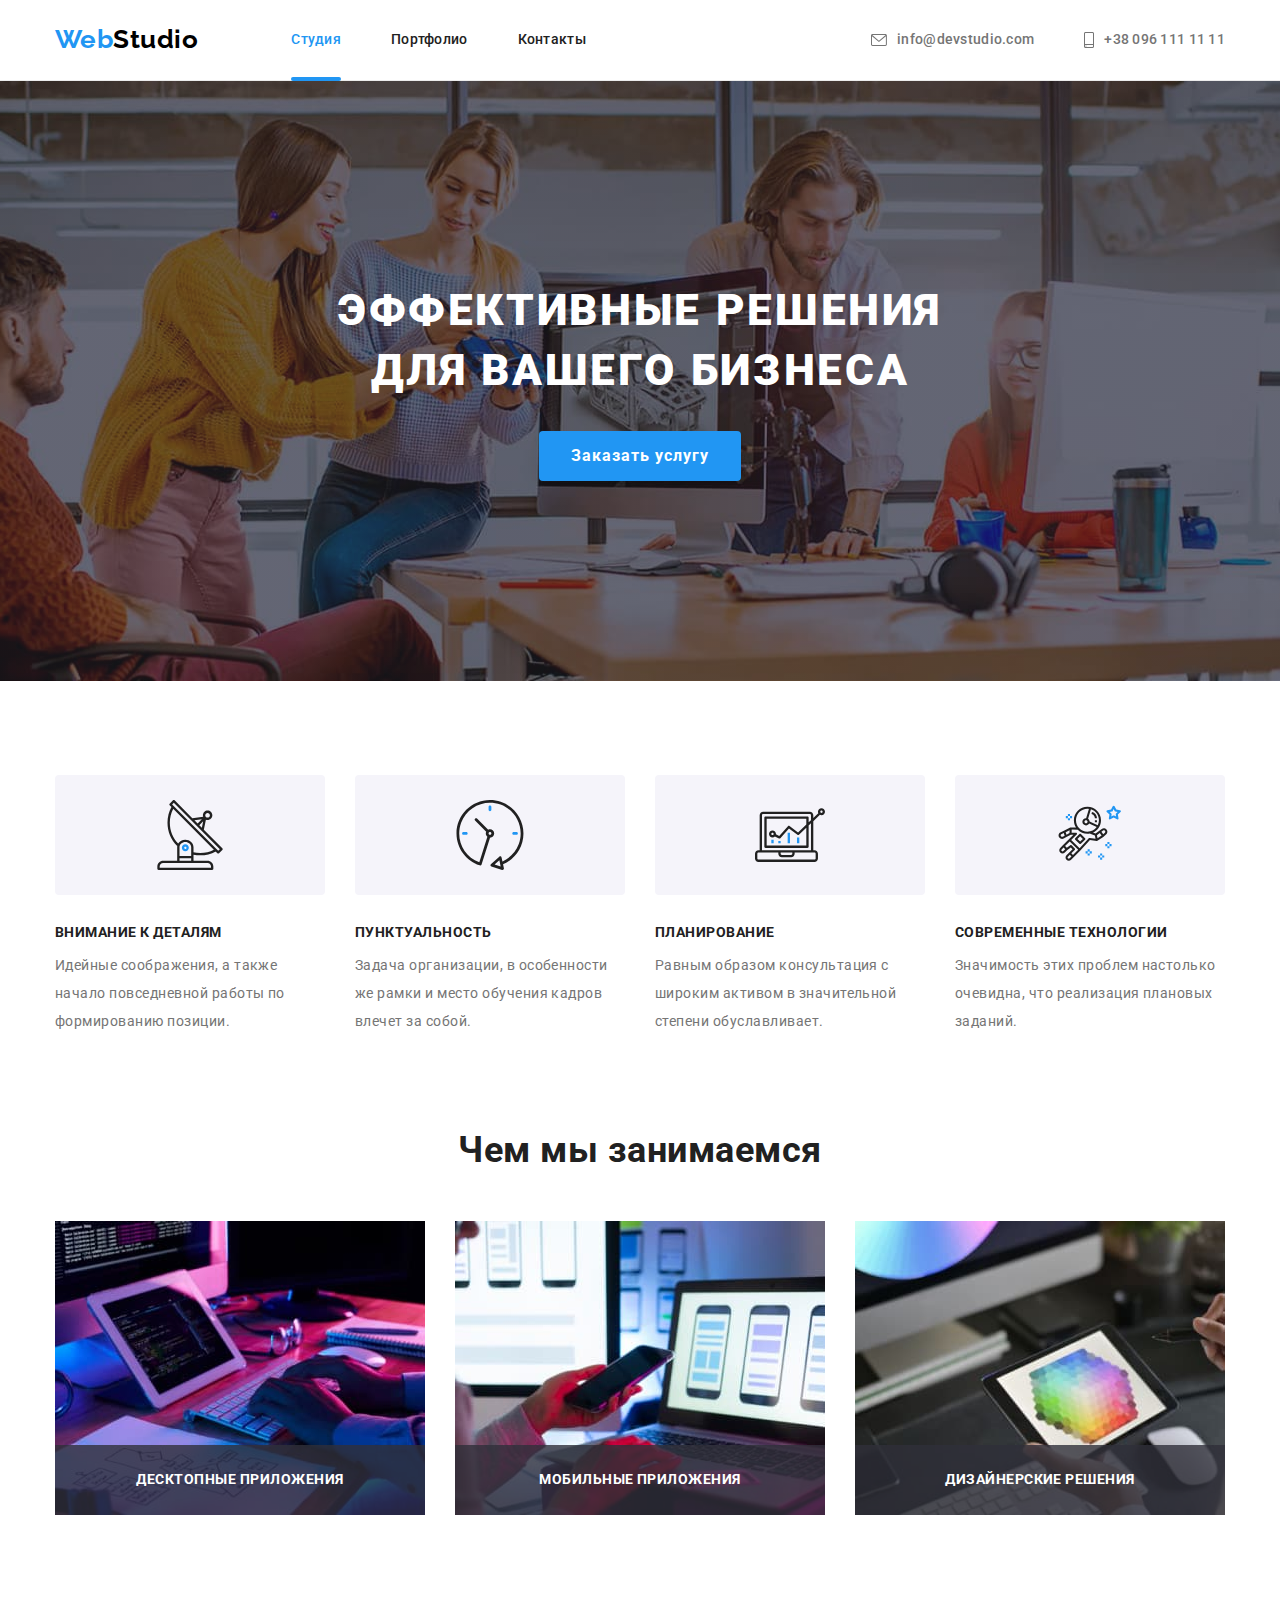
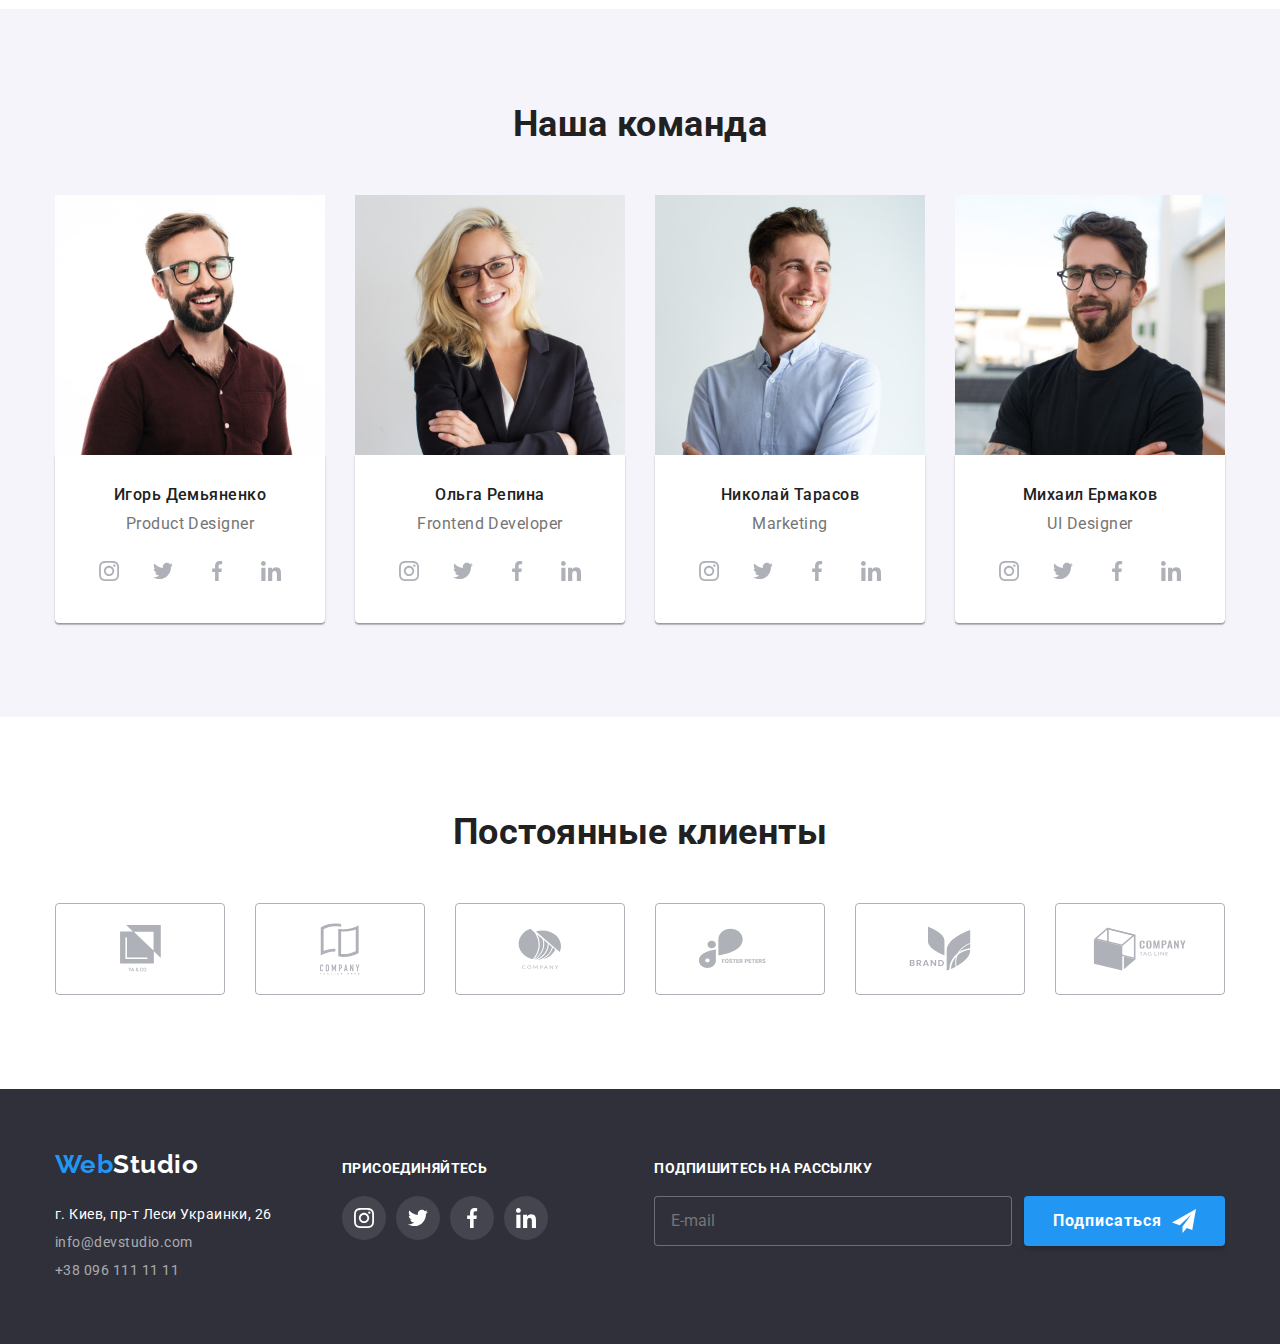
<file: index.html>
<!DOCTYPE html>
<html lang="ru">
  <head>
    <meta charset="UTF-8" />
    <meta http-equiv="X-UA-Compatible" content="IE=edge" />
    <meta name="viewport" content="width=device-width, initial-scale=1.0" />
    <title>Document</title>
    <link
      href="https://fonts.googleapis.com/css2?family=Raleway:wght@700&family=Roboto:wght@400;500;700;900&display=swap"
      rel="stylesheet"
    />
    <link rel="stylesheet" href="./css/modern-normalize.css" />
    <link rel="stylesheet" href="./css/styles.css" />
  </head>

  <body>
    <header class="header">
      <div class="container">
        <nav class="nav">
          <a href="./index.html  " class="logo"> Web<span class="logo-accent">Studio</span></a>
          <ul class="site-nav list">
            <li class="item"><a href="" class="link active">Студия</a></li>
            <li class="item"><a href="./portfolio.html" class="link">Портфолио</a></li>
            <li class="item"><a href="" class="link">Контакты</a></li>
          </ul>
        </nav>
        <ul class="auth-nav list">
          <li class="item">
            <a href="mailto:info@devstudio.com" class="link">
              <svg class="icon" width="16" height="12">
                <use href="./images/icons.svg#icon-envelope"></use>
              </svg>
              info@devstudio.com
            </a>
          </li>
          <li class="item">
            <a href="tel:+380961111111" class="link">
              <svg class="icon" width="10" height="16">
                <use href="./images/icons.svg#icon-smartphone"></use>
              </svg>
              +38 096 111 11 11
            </a>
          </li>
        </ul>
      </div>
    </header>

    <main>
      <section class="hero section">
        <div class="container">
          <h1 class="title">
            Эффективные решения<br />
            для вашего бизнеса
          </h1>
          <button type="button" class="button" data-modal-open>Заказать услугу</button>
        </div>
      </section>

      <section class="section features">
        <div class="container">
          <!-- <h2>Особенности</h2> -->
          <ul class="list">
            <li class="item">
              <div class="icon-cont">
                <svg class="icon" width="70" height="70">
                  <use href="./images/icons.svg#icon-antenna"></use>
                </svg>
              </div>
              <h3 class="title">Внимание к деталям</h3>
              <p class="text">
                Идейные соображения, а также начало повседневной работы по формированию позиции.
              </p>
            </li>

            <li class="item">
              <div class="icon-cont">
                <svg class="icon" width="70" height="70">
                  <use href="./images/icons.svg#icon-clock"></use>
                </svg>
              </div>
              <h3 class="title">Пунктуальность</h3>
              <p class="text">
                Задача организации, в особенности же рамки и место обучения кадров влечет за собой.
              </p>
            </li>

            <li class="item">
              <div class="icon-cont">
                <svg class="icon" width="70" height="70">
                  <use href="./images/icons.svg#icon-diagram"></use>
                </svg>
              </div>
              <h3 class="title">Планирование</h3>
              <p class="text">
                Равным образом консультация с широким активом в значительной степени обуславливает.
              </p>
            </li>

            <li class="item">
              <div class="icon-cont">
                <svg class="icon" width="70" height="70">
                  <use href="./images/icons.svg#icon-astronaut"></use>
                </svg>
              </div>
              <h3 class="title">Современные технологии</h3>
              <p class="text">
                Значимость этих проблем настолько очевидна, что реализация плановых заданий.
              </p>
            </li>
          </ul>
        </div>
      </section>

      <section class="section calling">
        <div class="container">
          <h2 class="section-title">Чем мы занимаемся</h2>
          <ul class="list">
            <li class="item">
              <div class="card-thumb">
                <img
                  class="img-card"
                  src="./images/box1.jpg"
                  alt="десктопные приложения"
                  width="370"
                  height="294"
                />
                <div class="content">
                  <h3 class="title">десктопные приложения</h3>
                </div>
              </div>
            </li>

            <li class="item">
              <div class="card-thumb">
                <img
                  class="img-card"
                  src="./images/box2.jpg"
                  alt="мобильные приложения"
                  width="370"
                  height="294"
                />
                <div class="content">
                  <h3 class="title">мобильные приложения</h3>
                </div>
              </div>
            </li>

            <li class="item">
              <div class="card-thumb">
                <img
                  class="img-card"
                  src="./images/box3.jpg"
                  alt="дизайнерские решения"
                  width="370"
                  height="294"
                />
                <div class="content">
                  <h3 class="title">дизайнерские решения</h3>
                </div>
              </div>
            </li>
          </ul>
        </div>
      </section>

      <section class="section team">
        <div class="container">
          <h2 class="section-title">Наша команда</h2>
          <ul class="list">
            <li class="item card">
              <div class="card-thumb">
                <img
                  class="img-card"
                  src="./images/igor_demianenko.jpg"
                  alt="Игорь Демьяненко"
                  width="270"
                  height="260"
                />
              </div>
              <div class="card-content">
                <h3 class="title">Игорь Демьяненко</h3>
                <p lang="en" class="text">Product Designer</p>
                <ul class="list icons network">
                  <li class="item">
                    <a href="" class="link">
                      <svg class="icon" width="20" height="20">
                        <use href="./images/icons.svg#icon-instagram"></use>
                      </svg>
                    </a>
                  </li>
                  <li class="item">
                    <a href="" class="link">
                      <svg class="icon" width="20" height="20">
                        <use href="./images/icons.svg#icon-twitter"></use>
                      </svg>
                    </a>
                  </li>
                  <li class="item">
                    <a href="" class="link">
                      <svg class="icon" width="20" height="20">
                        <use href="./images/icons.svg#icon-facebook"></use>
                      </svg>
                    </a>
                  </li>
                  <li class="item">
                    <a href="" class="link">
                      <svg class="icon" width="20" height="20">
                        <use href="./images/icons.svg#icon-linkedin"></use>
                      </svg>
                    </a>
                  </li>
                </ul>
              </div>
            </li>

            <li class="item card">
              <div class="card-thumb">
                <img
                  class="img-card"
                  src="./images/olga_repina.jpg"
                  alt="Ольга Репина"
                  width="270"
                  height="260"
                />
              </div>
              <div class="card-content">
                <h3 class="title">Ольга Репина</h3>
                <p lang="en" class="text">Frontend Developer</p>
                <ul class="list icons">
                  <li class="item">
                    <a href="" class="link">
                      <svg class="icon" width="20" height="20">
                        <use href="./images/icons.svg#icon-instagram"></use>
                      </svg>
                    </a>
                  </li>
                  <li class="item">
                    <a href="" class="link">
                      <svg class="icon" width="20" height="20">
                        <use href="./images/icons.svg#icon-twitter"></use>
                      </svg>
                    </a>
                  </li>
                  <li class="item">
                    <a href="" class="link">
                      <svg class="icon" width="20" height="20">
                        <use href="./images/icons.svg#icon-facebook"></use>
                      </svg>
                    </a>
                  </li>
                  <li class="item">
                    <a href="" class="link">
                      <svg class="icon" width="20" height="20">
                        <use href="./images/icons.svg#icon-linkedin"></use>
                      </svg>
                    </a>
                  </li>
                </ul>
              </div>
            </li>

            <li class="item card">
              <div class="card-thumb">
                <img
                  class="img-card"
                  src="./images/nikolay_taracov.jpg"
                  alt="Николай Тарасов"
                  width="270"
                  height="260"
                />
              </div>
              <div class="card-content">
                <h3 class="title">Николай Тарасов</h3>
                <p lang="en" class="text">Marketing</p>
                <ul class="list icons">
                  <li class="item">
                    <a href="" class="link">
                      <svg class="icon" width="20" height="20">
                        <use href="./images/icons.svg#icon-instagram"></use>
                      </svg>
                    </a>
                  </li>
                  <li class="item">
                    <a href="" class="link">
                      <svg class="icon" width="20" height="20">
                        <use href="./images/icons.svg#icon-twitter"></use>
                      </svg>
                    </a>
                  </li>
                  <li class="item">
                    <a href="" class="link">
                      <svg class="icon" width="20" height="20">
                        <use href="./images/icons.svg#icon-facebook"></use>
                      </svg>
                    </a>
                  </li>
                  <li class="item">
                    <a href="" class="link">
                      <svg class="icon" width="20" height="20">
                        <use href="./images/icons.svg#icon-linkedin"></use>
                      </svg>
                    </a>
                  </li>
                </ul>
              </div>
            </li>

            <li class="item card">
              <div class="card-thumb">
                <img
                  class="img-card"
                  src="./images/mihail_ermakov.jpg"
                  alt="Михаил Ермаков"
                  width="270"
                  height="260"
                />
              </div>
              <div class="card-content">
                <h3 class="title">Михаил Ермаков</h3>
                <p lang="en" class="text">UI Designer</p>
                <ul class="list icons">
                  <li class="item">
                    <a href="" class="link">
                      <svg class="icon" width="20" height="20">
                        <use href="./images/icons.svg#icon-instagram"></use>
                      </svg>
                    </a>
                  </li>
                  <li class="item">
                    <a href="" class="link">
                      <svg class="icon" width="20" height="20">
                        <use href="./images/icons.svg#icon-twitter"></use>
                      </svg>
                    </a>
                  </li>
                  <li class="item">
                    <a href="" class="link">
                      <svg class="icon" width="20" height="20">
                        <use href="./images/icons.svg#icon-facebook"></use>
                      </svg>
                    </a>
                  </li>
                  <li class="item">
                    <a href="" class="link">
                      <svg class="icon" width="20" height="20">
                        <use href="./images/icons.svg#icon-linkedin"></use>
                      </svg>
                    </a>
                  </li>
                </ul>
              </div>
            </li>
          </ul>
        </div>
      </section>

      <section class="section clients">
        <div class="container">
          <h2 class="section-title">Постоянные клиенты</h2>
          <ul class="list">
            <li class="item">
              <a href="" class="link">
                <svg class="icon" width="41" height="46.7">
                  <use href="./images/icons.svg#icon-client1"></use>
                </svg>
              </a>
            </li>
            <li class="item">
              <a href="" class="link">
                <svg class="icon" width="40" height="52">
                  <use href="./images/icons.svg#icon-client2"></use>
                </svg>
              </a>
            </li>
            <li class="item">
              <a href="" class="link">
                <svg class="icon" width="43.46" height="41.18">
                  <use href="./images/icons.svg#icon-client3"></use>
                </svg>
              </a>
            </li>
            <li class="item">
              <a href="" class="link">
                <svg class="icon" width="84.44" height="40.62">
                  <use href="./images/icons.svg#icon-client4"></use>
                </svg>
              </a>
            </li>
            <li class="item">
              <a href="" class="link">
                <svg class="icon" width="62.54" height="45.43">
                  <use href="./images/icons.svg#icon-client5"></use>
                </svg>
              </a>
            </li>
            <li class="item">
              <a href="" class="link">
                <svg class="icon" width="93.79" height="43.93">
                  <use href="./images/icons.svg#icon-client6"></use>
                </svg>
              </a>
            </li>
          </ul>
        </div>
      </section>
    </main>

    <footer class="footer">
      <div class="container">
        <div>
          <a href="/index.html" class="logo">Web<span class="logo-accent">Studio</span></a>
          <address>
            <p class="superscription">г. Киев, пр-т Леси Украинки, 26</p>
            <ul class="list">
              <li>
                <a href="mailto:info@devstudio.com" class="footer-mail">info@devstudio.com</a>
              </li>
              <li><a href="tel:+380961111111" class="footer-tel">+38 096 111 11 11</a></li>
            </ul>
          </address>
        </div>
        <div class="appeal">
          <h3 class="title">присоединяйтесь</h3>
          <ul class="list icons">
            <li class="item">
              <a href="" class="link">
                <svg class="icon" width="20" height="20">
                  <use href="./images/icons.svg#icon-instagram"></use>
                </svg>
              </a>
            </li>
            <li class="item">
              <a href="" class="link">
                <svg class="icon" width="20" height="20">
                  <use href="./images/icons.svg#icon-twitter"></use>
                </svg>
              </a>
            </li>
            <li class="item">
              <a href="" class="link">
                <svg class="icon" width="20" height="20">
                  <use href="./images/icons.svg#icon-facebook"></use>
                </svg>
              </a>
            </li>
            <li class="item">
              <a href="" class="link">
                <svg class="icon" width="20" height="20">
                  <use href="./images/icons.svg#icon-linkedin"></use>
                </svg>
              </a>
            </li>
          </ul>
        </div>

        <form class="footer-form">
          <h3 class="title">Подпишитесь на рассылку</h3>
          <div class="wrapper">
            <label>
              <input type="email" name="email" placeholder="E-mail" class="email" required />
            </label>

            <button class="footer-form-button" type="submit">
              Подписаться
              <svg class="icon" width="24" height="24">
                <use href="./images/icons.svg#icon-telegram"></use>
              </svg>
            </button>
          </div>
        </form>
      </div>
    </footer>

    <div class="backdrop is-hidden" data-modal>
      <div class="modal">
        <button class="button" data-modal-close>
          <svg class="icon" width="11" height="11">
            <use href="./images/icons.svg#icon-madal_close"></use>
          </svg>
        </button>

        <form class="modal-form js-speaker-form">
          <b class="title">Оставьте свои данные, мы вам перезвоним</b>

          <label for="user-name" class="modal-form-field"> Имя</label>
          <div class="modal-form-field-wrap">
            <input type="text" name="user-name" id="user-name" class="modal-form-input" required />
            <svg class="modal-form-icon" width="12" height="12">
              <use href="./images/icons.svg#icon-name"></use>
            </svg>
          </div>

          <label for="user-tel" class="modal-form-field">Телефон</label>
          <div class="modal-form-field-wrap">
            <input type="tel" name="user-tel" id="user-tel" class="modal-form-input" required />
            <svg class="modal-form-icon" width="12" height="12">
              <use href="./images/icons.svg#icon-tel"></use>
            </svg>
          </div>

          <label for="user-email" class="modal-form-field">Почта</label>
          <div class="modal-form-field-wrap">
            <input
              type="email"
              name="user-email"
              id="user-email"
              class="modal-form-input"
              required
            />
            <svg class="modal-form-icon" width="12" height="12">
              <use href="./images/icons.svg#icon-mail"></use>
            </svg>
          </div>

          <label class="modal-form-textarea"
            >Комментарий
            <textarea
              class="modal-form-coment"
              name="coment"
              placeholder="Введите текст"
            ></textarea>
          </label>

          <label class="modal-chack-policy">
            <input type="checkbox" name="policy" id="policy" required class="checkbox" />
            <span class="checkbox-icon"></span>
            Соглашаюсь с рассылкой и принимаю &#8239;
            <a href="" class="modal-policy-link">Условия договора</a></label
          >

          <button class="modal-form-button" type="submit">Отправить</button>
        </form>
      </div>
    </div>

    <script src="./js/modal.js"></script>
    <script>
      (() => {
        document.querySelector('.js-speaker-form').addEventListener('submit', e => {
          e.preventDefault();

          new FormData(e.currentTarget).forEach((value, name) => console.log(`${name}: ${value}`));

          e.currentTarget.reset();
        });
      })();
    </script>
  </body>
</html>
</file>
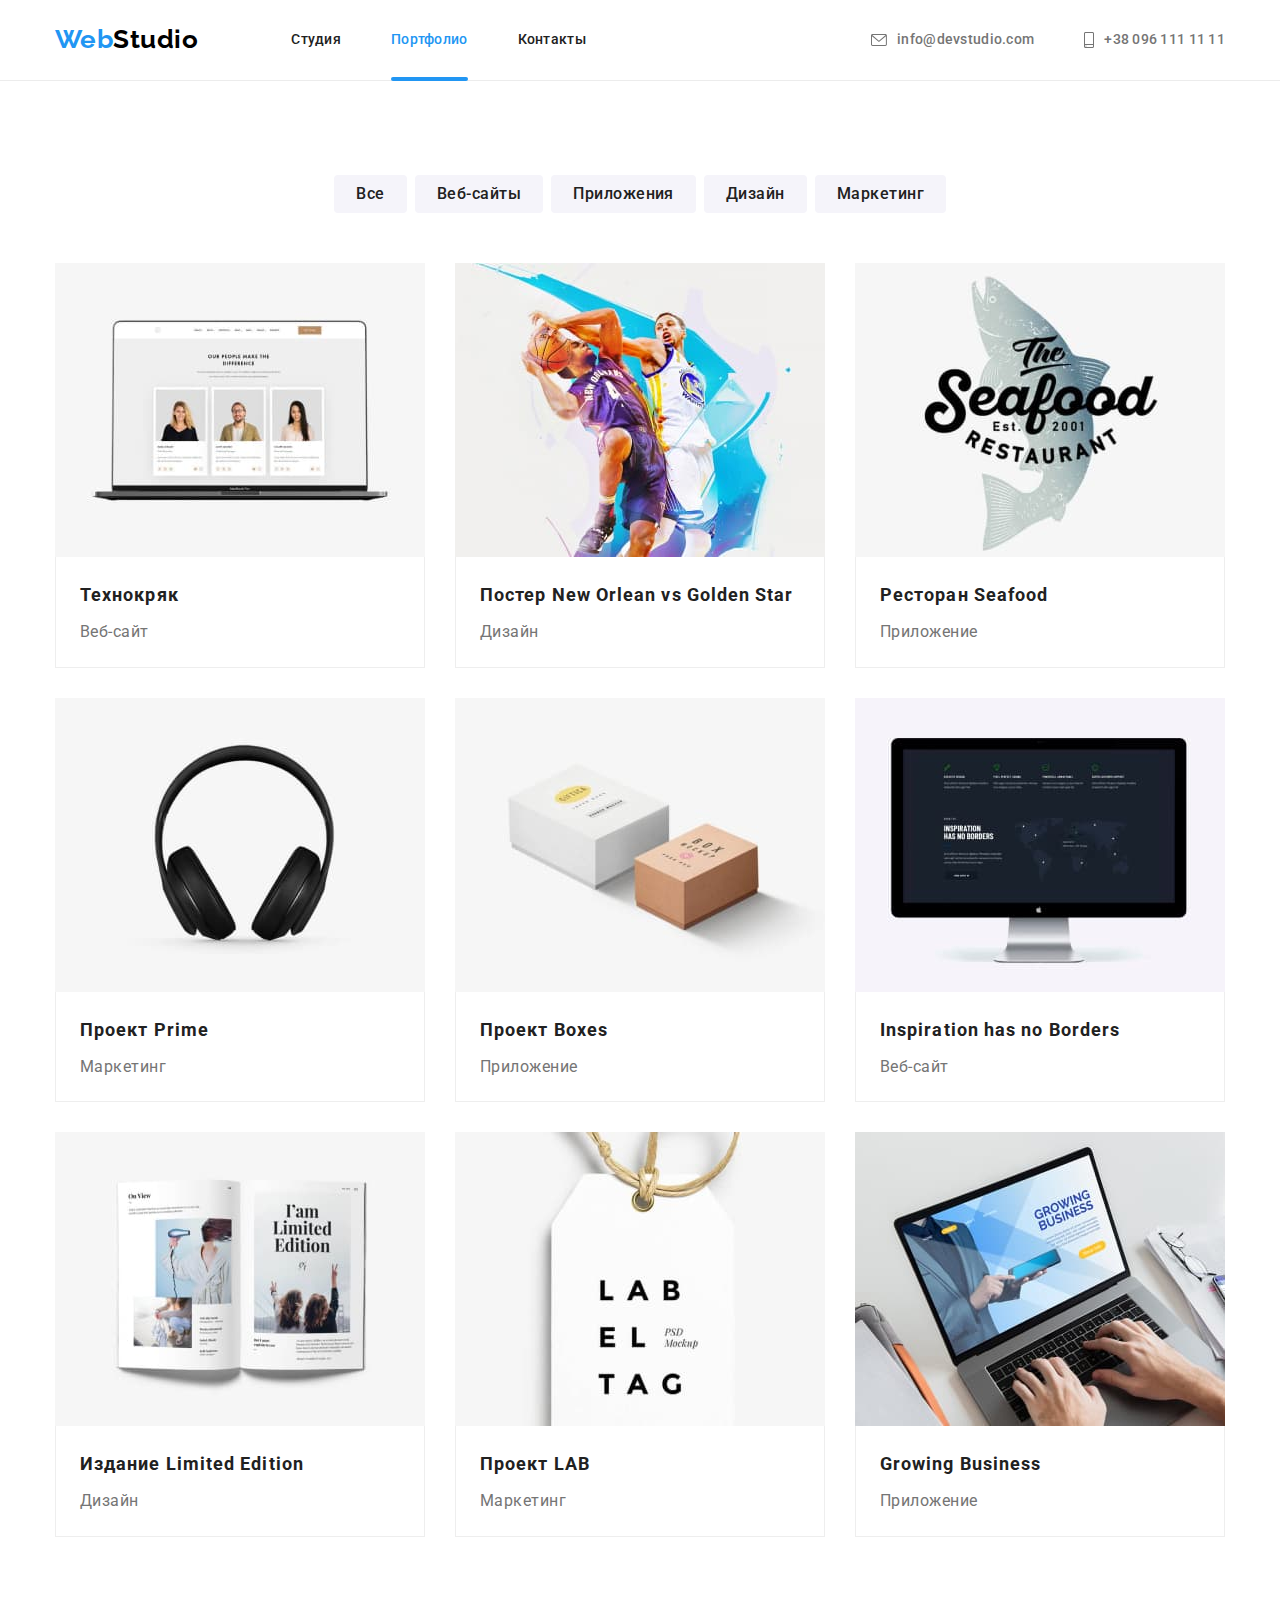
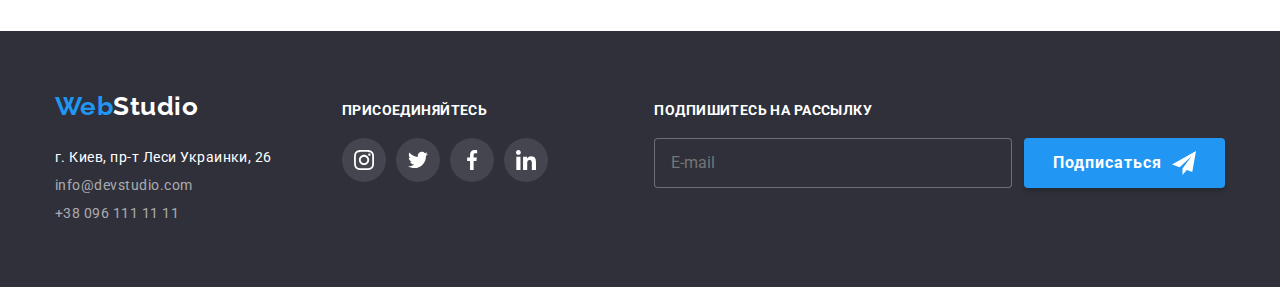
<file: portfolio.html>
<!DOCTYPE html>
<html lang="ru">
  <head>
    <meta charset="UTF-8" />
    <meta http-equiv="X-UA-Compatible" content="IE=edge" />
    <meta name="viewport" content="width=device-width, initial-scale=1.0" />
    <title>Document</title>
    <link
      href="https://fonts.googleapis.com/css2?family=Raleway:wght@700&family=Roboto:wght@400;500;700;900&display=swap"
      rel="stylesheet"
    />
    <link rel="stylesheet" href="./css/modern-normalize.css" />
    <link rel="stylesheet" href="./css/styles.css" />
  </head>
  <body>
    <header class="header">
      <div class="container">
        <nav class="nav">
          <a href="./index.html  " class="logo"> Web<span class="logo-accent">Studio</span></a>
          <ul class="site-nav list">
            <li class="item"><a href="./index.html" class="link">Студия</a></li>
            <li class="item"><a href="./portfolio.html" class="link active">Портфолио</a></li>
            <li class="item"><a href="" class="link">Контакты</a></li>
          </ul>
        </nav>
        <ul class="auth-nav list">
          <li class="item">
            <a href="mailto:info@devstudio.com" class="link">
              <svg class="icon" width="16" height="12">
                <use href="./images/icons.svg#icon-envelope"></use>
              </svg>
              info@devstudio.com
            </a>
          </li>
          <li class="item">
            <a href="tel:+380961111111" class="link">
              <svg class="icon" width="10" height="16">
                <use href="./images/icons.svg#icon-smartphone"></use>
              </svg>
              +38 096 111 11 11
            </a>
          </li>
        </ul>
      </div>
    </header>
    <main>
      <section class="section portfolio">
        <div class="container">
          <!-- <h1 class="section-title">Портфолио</h1> -->
          <ul class="list-works list">
            <li class="item"><button type="button" class="button">Все</button></li>
            <li class="item"><button type="button" class="button">Веб-сайты</button></li>
            <li class="item"><button type="button" class="button">Приложения</button></li>
            <li class="item"><button type="button" class="button">Дизайн</button></li>
            <li class="item"><button type="button" class="button">Маркетинг</button></li>
          </ul>

          <ul class="example-list list">
            <li class="item">
              <a href="" class="link card"
                ><div class="card-thumb">
                  <img class="img-card" src="./images/img1.jpg" alt="технокряк" />
                  <div class="content-hidden">
                    <p class="text-hidden">
                      Технокряк это современная площадка распространения коронавируса. Компании
                      используют эту платформу для цифрового шпионажа и атак на защищённые сервера
                      конкурентов.
                    </p>
                  </div>
                </div>
                <div class="card-content">
                  <h2 class="title">Технокряк</h2>
                  <p class="text">Веб-сайт</p>
                </div></a
              >
            </li>

            <li class="item">
              <a href="" class="link"
                ><div class="card-thumb">
                  <img
                    class="img-card"
                    src="./images/img2.jpg"
                    alt="постер New Orlean vs Golden Star"
                  />
                  <div class="content-hidden">
                    <p class="text-hidden">
                      Технокряк это современная площадка распространения коронавируса. Компании
                      используют эту платформу для цифрового шпионажа и атак на защищённые сервера
                      конкурентов.
                    </p>
                  </div>
                </div>
                <div class="card-content">
                  <h2 class="title">Постер New Orlean vs Golden Star</h2>
                  <p class="text">Дизайн</p>
                </div></a
              >
            </li>

            <li class="item">
              <a href="" class="link"
                ><div class="card-thumb">
                  <img class="img-card" src="./images/img3.jpg" alt="ресторан Seafood" />
                  <div class="content-hidden">
                    <p class="text-hidden">
                      Технокряк это современная площадка распространения коронавируса. Компании
                      используют эту платформу для цифрового шпионажа и атак на защищённые сервера
                      конкурентов.
                    </p>
                  </div>
                </div>
                <div class="card-content">
                  <h2 class="title">Ресторан Seafood</h2>
                  <p class="text">Приложение</p>
                </div></a
              >
            </li>

            <li class="item">
              <a href="" class="link"
                ><div class="card-thumb">
                  <img class="img-card" src="./images/img4.jpg" alt="проект Prime" />
                  <div class="content-hidden">
                    <p class="text-hidden">
                      Технокряк это современная площадка распространения коронавируса. Компании
                      используют эту платформу для цифрового шпионажа и атак на защищённые сервера
                      конкурентов.
                    </p>
                  </div>
                </div>
                <div class="card-content">
                  <h2 class="title">Проект Prime</h2>
                  <p class="text">Маркетинг</p>
                </div></a
              >
            </li>

            <li class="item">
              <a href="" class="link">
                <div class="card-thumb">
                  <img class="img-card" src="./images/img5.jpg" alt="проект Boxes" />
                  <div class="content-hidden">
                    <p class="text-hidden">
                      Технокряк это современная площадка распространения коронавируса. Компании
                      используют эту платформу для цифрового шпионажа и атак на защищённые сервера
                      конкурентов.
                    </p>
                  </div>
                </div>
                <div class="card-content">
                  <h2 class="title">Проект Boxes</h2>
                  <p class="text">Приложение</p>
                </div></a
              >
            </li>

            <li class="item">
              <a href="" class="link"
                ><div class="card-thumb">
                  <img class="img-card" src="./images/img6.jpg" alt="inspiration has no Borders" />
                  <div class="content-hidden">
                    <p class="text-hidden">
                      Технокряк это современная площадка распространения коронавируса. Компании
                      используют эту платформу для цифрового шпионажа и атак на защищённые сервера
                      конкурентов.
                    </p>
                  </div>
                </div>
                <div class="card-content">
                  <h2 class="title">Inspiration has no Borders</h2>
                  <p class="text">Веб-сайт</p>
                </div></a
              >
            </li>

            <li class="item">
              <a href="" class="link"
                ><div class="card-thumb">
                  <img class="img-card" src="./images/img7.jpg" alt="издание Limited Edition" />
                  <div class="content-hidden">
                    <p class="text-hidden">
                      Технокряк это современная площадка распространения коронавируса. Компании
                      используют эту платформу для цифрового шпионажа и атак на защищённые сервера
                      конкурентов.
                    </p>
                  </div>
                </div>
                <div class="card-content">
                  <h2 class="title">Издание Limited Edition</h2>
                  <p class="text">Дизайн</p>
                </div></a
              >
            </li>

            <li class="item">
              <a href="" class="link"
                ><div class="card-thumb">
                  <img class="img-card" src="./images/img8.jpg" alt="проект LAB" />
                  <div class="content-hidden">
                    <p class="text-hidden">
                      Технокряк это современная площадка распространения коронавируса. Компании
                      используют эту платформу для цифрового шпионажа и атак на защищённые сервера
                      конкурентов.
                    </p>
                  </div>
                </div>
                <div class="card-content">
                  <h2 class="title">Проект LAB</h2>
                  <p class="text">Маркетинг</p>
                </div>
              </a>
            </li>

            <li class="item">
              <a href="" class="link"
                ><div class="card-thumb">
                  <img class="img-card" src="./images/img9.jpg" alt="growing Business" />
                  <div class="content-hidden">
                    <p class="text-hidden">
                      Технокряк это современная площадка распространения коронавируса. Компании
                      используют эту платформу для цифрового шпионажа и атак на защищённые сервера
                      конкурентов.
                    </p>
                  </div>
                </div>
                <div class="card-content">
                  <h2 class="title">Growing Business</h2>
                  <p class="text">Приложение</p>
                </div></a
              >
            </li>
          </ul>
        </div>
      </section>
    </main>
    <footer class="footer">
      <div class="container">
        <div>
          <a href="/index.html" class="logo">Web<span class="logo-accent">Studio</span></a>
          <address>
            <p class="superscription">г. Киев, пр-т Леси Украинки, 26</p>
            <ul class="list">
              <li>
                <a href="mailto:info@devstudio.com" class="footer-mail">info@devstudio.com</a>
              </li>
              <li><a href="tel:+380961111111" class="footer-tel">+38 096 111 11 11</a></li>
            </ul>
          </address>
        </div>
        <div class="appeal">
          <h3 class="title">присоединяйтесь</h3>
          <ul class="list icons">
            <li class="item">
              <a href="" class="link">
                <svg class="icon" width="20" height="20">
                  <use href="./images/icons.svg#icon-instagram"></use>
                </svg>
              </a>
            </li>
            <li class="item">
              <a href="" class="link">
                <svg class="icon" width="20" height="20">
                  <use href="./images/icons.svg#icon-twitter"></use>
                </svg>
              </a>
            </li>
            <li class="item">
              <a href="" class="link">
                <svg class="icon" width="20" height="20">
                  <use href="./images/icons.svg#icon-facebook"></use>
                </svg>
              </a>
            </li>
            <li class="item">
              <a href="" class="link">
                <svg class="icon" width="20" height="20">
                  <use href="./images/icons.svg#icon-linkedin"></use>
                </svg>
              </a>
            </li>
          </ul>
        </div>

        <form class="footer-form">
          <h3 class="title">Подпишитесь на рассылку</h3>
          <div class="wrapper">
            <label>
              <input type="email" name="email" placeholder="E-mail" class="email" required />
            </label>
            <button class="footer-form-button" type="submit">
              Подписаться
              <svg class="icon" width="24" height="24">
                <use href="./images/icons.svg#icon-telegram"></use>
              </svg>
            </button>
          </div>
        </form>
      </div>
    </footer>
  </body>
</html>
</file>
<file: css/styles.css>
:root {
  --hero-background-color: #c4c4c4;
  --primaru-text-color: #757575;
  --title-text-color: #212121;
  --accent-first-color: #2196f3;
  --hero-button-hover-color: #188ce8;
  --wight-color: #ffffff;
  --black-color: #000000;
  --section-second-color: #f5f4fa;
  --footer-background-color: #2f303a;
  --footer-link-color: rgba(255, 255, 255, 0.6);
  --footer-icon-background-color: rgba(255, 255, 255, 0.1);
  --footer-input-bordercolor: rgba(255, 255, 255, 0.3);
  --callng-background-color: rgba(47, 48, 58, 0.8);
  --border-first-color: #ececec;
  --border-second-color: #eeeeee;
  --icon-color: #afb1b8;
  --modal-background-color: rgba(0, 0, 0, 0.2);
  --modal-border-color: rgba(0, 0, 0, 0.1);
  --input-border-radius-color: rgba(33, 33, 33, 0.2);
  --placholder-color: rgba(117, 117, 117, 0.5);

  --shadow-card: 0px 1px 3px rgba(0, 0, 0, 0.12), 0px 1px 1px rgba(0, 0, 0, 0.14),
    0px 2px 1px rgba(0, 0, 0, 0.2);
  --shadow-button: 0px 3px 1px rgba(0, 0, 0, 0.1), 0px 1px 2px rgba(0, 0, 0, 0.08),
    0px 2px 2px rgba(0, 0, 0, 0.12);
  --shadow-portfolio-card: 0px 1px 1px rgba(0, 0, 0, 0.12), 0px 4px 4px rgba(0, 0, 0, 0.06),
    1px 4px 6px rgba(0, 0, 0, 0.16);
}

body {
  color: var(--primaru-text-color);
  background-color: var(--wight-color);

  font-family: Roboto, sans-serif;
  letter-spacing: 0.03em;
}

h1,
h2,
h3,
p,
ul {
  margin-top: 0;
  margin-bottom: 0;
  padding-left: 0;
  padding-right: 0;
}

.section {
  padding-top: 94px;
  padding-bottom: 94px;
}

.container {
  margin-left: auto;
  margin-right: auto;
  width: 1200px;
  padding-left: 15px;
  padding-right: 15px;
}

.button {
  border-radius: 4px;
  display: inline-block;
  text-align: center;
  border: 0;

  cursor: pointer;
  font-family: inherit;
  letter-spacing: 0.03em;
  font-weight: 500;
  font-size: 16px;
  line-height: 1.6;
}

.icon {
  display: block;
}

/* header */

.header {
  border-bottom: 1px solid var(--border-first-color);
}

.header .link {
  padding-top: 32px;
  padding-bottom: 32px;
}

.header .container {
  display: flex;
  align-items: center;
  justify-content: space-between;
}

.logo {
  display: inline-block;

  color: var(--accent-first-color);

  font-family: Raleway, sans-serif;
  font-weight: 700;
  font-size: 26px;
  line-height: 1.2;
  text-decoration: none;
}

.nav {
  display: flex;
  align-items: center;
}

.nav .logo {
  margin-right: 93px;
}

.nav .logo-accent {
  color: var(--black-color);
}

/* site-nav */

.site-nav {
  display: flex;
}

.site-nav .item:not(:last-child) {
  margin-right: 50px;
}

.site-nav .link,
.auth-nav .link {
  font-weight: 500;
  font-size: 14px;
  line-height: 1.14;
  letter-spacing: 0.02em;
  text-decoration: none;

  transition-property: color;
  transition-duration: 250ms;
  transition-timing-function: cubic-bezier(0.4, 0, 0.2, 1);
}

.site-nav .link {
  display: block;

  color: var(--title-text-color);
}

.site-nav .active {
  position: relative;

  color: var(--accent-first-color);
}

.active::after {
  position: absolute;
  bottom: -1px;

  content: '';
  display: block;
  width: 100%;
  height: 4px;
  border-radius: 2px;

  background-color: currentColor;
}

/* auth-nav */

.auth-nav {
  display: flex;
}

.auth-nav .item + .item {
  margin-left: 50px;
}

.auth-nav .icon {
  fill: currentColor;
  margin-right: 10px;
}

.auth-nav .link {
  display: flex;
  align-items: center;

  color: var(--primaru-text-color);
}

.site-nav .link:hover,
.site-nav .link:focus,
.auth-nav .link:hover,
.auth-nav .link:focus {
  color: var(--accent-first-color);
}

.list {
  list-style: none;
}

/* hero */

.hero {
  text-align: center;
  padding-top: 200px;
  padding-bottom: 200px;

  background-image: linear-gradient(rgba(47, 48, 58, 0.4), rgba(47, 48, 58, 0.4)),
    url(../images/hero_beckground.jpg);
  background-size: 1600px;
  background-repeat: no-repeat;
  background-position: center;
}

.hero.section .title {
  margin-bottom: 30px;

  color: var(--wight-color);

  font-weight: 900;
  font-size: 44px;
  line-height: 1.36;
  text-align: center;
  letter-spacing: 0.06em;
  text-transform: uppercase;
}

.hero.section .button,
.modal-form-button,
.footer-form-button {
  min-width: 200px;
  padding: 10px 32px;

  color: var(--wight-color);
  background-color: var(--accent-first-color);
  box-shadow: 0px 4px 4px rgba(0, 0, 0, 0.15);
  border-radius: 4px;

  font-weight: 700;
  font-size: 16px;
  line-height: 1.875;
  letter-spacing: 0.06em;

  transition: background-color 250ms cubic-bezier(0.4, 0, 0.2, 1);
}

.hero.section .button:hover,
.hero.section .button:focus,
.modal-form-button:hover,
.modal-form-button:focus,
.footer-form-button:hover,
.footer-form-button:focus {
  background-color: var(--hero-button-hover-color);
}

/* section */

.section .section-title {
  margin-bottom: 50px;

  color: var(--title-text-color);

  font-size: 36px;
  line-height: 42px;
  text-align: center;
}

.features .list,
.calling .list,
.team .list {
  display: flex;
}

.features .icon-cont {
  display: flex;
  justify-content: center;
  align-items: center;
  width: 270px;
  height: 120px;
  margin-bottom: 30px;

  background-color: var(--section-second-color);
  border-radius: 4px;
}

.features .item + .item,
.calling .item + .item,
.team .item + .item {
  margin-left: 30px;
}

/* calling */

.calling .img-card,
.team .img-card,
.example-list .img-card {
  display: block;
}

.calling {
  padding-top: 0;
}

.calling .card-thumb {
  position: relative;
}

.section .title {
  color: var(--title-text-color);

  font-size: 14px;
  line-height: 1.14;
}

.card-thumb .content {
  position: absolute;
  bottom: 0;

  width: 100%;
  background-color: var(--callng-background-color);
}

.card-thumb .title {
  padding-top: 27px;
  padding-bottom: 27px;

  font-style: normal;
  font-weight: 700;
  text-align: center;
  text-transform: uppercase;

  color: var(--wight-color);
}

.features .title {
  margin-bottom: 10px;
  text-transform: uppercase;
}

.section .button {
  padding: 6px 22px;
  min-width: 73px;

  color: var(--title-text-color);
  background-color: var(--section-second-color);
}

.list-works .button:hover,
.list-works .button:focus {
  color: var(--wight-color);
  background-color: var(--accent-first-color);
}

.text {
  font-size: 14px;
  line-height: 2;
}

/* team */

.team {
  background-color: var(--section-second-color);
}

.team .card-content {
  padding-top: 30px;
  padding-bottom: 30px;
  padding-left: 32px;
  padding-right: 32px;

  background-color: var(--wight-color);
  border-radius: 0px 0px 4px 4px;
  box-shadow: var(--shadow-card);
}

.team .title {
  margin-bottom: 10px;

  font-weight: 500;
  font-size: 16px;
  line-height: 1.19;
  text-align: center;
}

.team .text {
  margin-bottom: 16px;

  font-size: 16px;
  line-height: 1.19;
  text-align: center;
}

.team .icons {
  justify-content: center;
}

.icons .item {
  width: 44px;
  height: 44px;
}

.icons .link {
  display: flex;
  justify-content: center;
  align-items: center;
  color: var(--icon-color);
  width: 100%;
  height: 100%;

  border-radius: 50%;

  fill: currentColor;

  transition: background-color 250ms cubic-bezier(0.4, 0, 0.2, 1),
    color 250ms cubic-bezier(0.4, 0, 0.2, 1);
}

.icons .link:hover,
.icons .link:focus {
  color: var(--wight-color);
  background-color: var(--accent-first-color);
}

.icons .item + .item {
  margin-left: 10px;
}

/*clients  */

.clients .list {
  display: flex;
}

.clients .item + .item {
  margin-left: 30px;
}

.clients .item {
  width: 170px;
  height: 92px;
}

.clients .link {
  display: flex;
  justify-content: center;
  align-items: center;
  width: 100%;
  height: 100%;

  border: 1px solid;
  border-radius: 4px;

  color: var(--icon-color);

  transition: color 250ms cubic-bezier(0.4, 0, 0.2, 1);
}

.clients .link:hover,
.clients .link:focus {
  color: var(--accent-first-color);
}

.clients .icon {
  fill: currentColor;
}

/* portfolio */

.list-works {
  display: flex;
  justify-content: center;
  margin-bottom: 50px;
}

.list-works .button {
  transition: background-color 250ms cubic-bezier(0.4, 0, 0.2, 1),
    color 250ms cubic-bezier(0.4, 0, 0.2, 1), box-shadow 250ms cubic-bezier(0.4, 0, 0.2, 1);
}

.list-works .button:hover,
.list-works .button:focus {
  box-shadow: var(--shadow-button);
}

.list-works .item + .item {
  margin-left: 8px;
}

.example-list {
  display: flex;
  flex-wrap: wrap;

  margin: -15px;
}

.example-list .item {
  margin: 15px;
  flex-basis: calc(100% / 3 - 60px);
}

.example-list .link {
  text-decoration: none;
  display: block;

  transition: box-shadow 250ms cubic-bezier(0.4, 0, 0.2, 1);
}

.example-list .link:hover,
.example-list .link:focus {
  box-shadow: var(--shadow-portfolio-card);
}

.example-list .card-thumb {
  position: relative;
  max-width: 100%;
  overflow: hidden;
}

.example-list .card-content {
  border-left: 1px solid var(--border-second-color);
  border-right: 1px solid var(--border-second-color);
  border-bottom: 1px solid var(--border-second-color);
  padding: 20px 24px;
}

.example-list .title {
  margin-bottom: 4px;
}

.example-list .text {
  color: var(--primaru-text-color);

  font-size: 16px;
  line-height: 1.87;
}

.content-hidden {
  position: absolute;
  width: 100%;
  height: 100%;
  transform: none;
  padding: 63px 24px;

  background-color: rgba(33, 150, 243, 0.9);

  transition: transform 250ms cubic-bezier(0.4, 0, 0.2, 1);
}

.example-list .link:hover .content-hidden,
.example-list .link:focus .content-hidden {
  transform: translatey(-100%);
}

.example-list .text-hidden {
  color: var(--wight-color);
  font-style: normal;
  font-weight: normal;
  font-size: 18px;
  line-height: 1.556;
}

.example-list .title {
  font-size: 18px;
  line-height: 2;
  letter-spacing: 0.06em;
}

/* footer */

.footer {
  padding-top: 60px;
  padding-bottom: 60px;

  background-color: var(--footer-background-color);

  font-size: 14px;
  line-height: 2;
}

.footer .container {
  display: flex;
  align-items: baseline;
}

.footer .logo {
  margin-bottom: 20px;
}

.footer .logo-accent {
  color: var(--wight-color);
}

.footer .superscription {
  color: var(--wight-color);

  font-style: normal;
  text-decoration: none;
}

.footer-mail,
.footer-tel {
  color: var(--footer-link-color);

  font-style: normal;
  text-decoration: none;
}

.footer .title {
  font-size: 14px;
  line-height: 1.143;
  letter-spacing: 0.03em;
  text-transform: uppercase;
}

.footer .appeal {
  margin-left: 70px;
  color: var(--wight-color);
}

.appeal .title,
.footer-form .title {
  margin-bottom: 20px;
}

.footer .footer-form {
  color: var(--wight-color);
  margin-left: auto;
}

.footer .icons {
  display: flex;
}

.appeal .link {
  fill: var(--wight-color);
  background-color: var(--footer-icon-background-color);
}

.footer .email {
  width: 358px;
  height: 50px;
  padding-left: 16px;

  border: 1px solid var(--footer-input-bordercolor);
  border-radius: 4px;
  outline: none;
  background-color: var(--footer-background-color);
  color: var(--section-second-color);
}

.footer .email::placeholder {
  font-weight: 400;
  font-size: 16px;
  line-height: 1.25;
}

.footer-form-button {
  margin-left: 12px;
  display: flex;
  align-items: center;
  padding: 10px 29px;
}

.footer-form-button .icon {
  display: inline-block;
  fill: currentColor;
  margin-left: 10px;
}

.footer .wrapper {
  display: flex;
}

/* modal */

.backdrop {
  position: fixed;
  top: 0;
  left: 0;
  width: 100%;
  height: 100%;

  opacity: 1;
  visibility: visible;
  background-color: var(--modal-background-color);

  transition: opacity 250ms cubic-bezier(0.4, 0, 0.2, 1),
    visibility 250ms cubic-bezier(0.4, 0, 0.2, 1);
}

.backdrop.is-hidden {
  opacity: 0;
  pointer-events: none;
  visibility: hidden;
}

.backdrop.is-hidden .modal {
  transform: translate(-50%, -50%) scale(0.9);
}

.backdrop .modal {
  padding: 40px;
  position: absolute;
  top: 50%;
  left: 50%;
  transform: translate(-50%, -50%) scale(1);

  width: 528px;

  background-color: var(--wight-color);
  border-radius: 4px;
  box-shadow: var(--shadow-card);

  transition: transform 250ms cubic-bezier(0.4, 0, 0.2, 1);
}

.backdrop .button {
  position: absolute;
  right: 8px;
  top: 8px;

  display: flex;
  justify-content: center;
  align-items: center;

  width: 30px;
  height: 30px;
  border-radius: 50%;
  border: 1px solid var(--modal-border-color);
  background-color: var(--wight-color);
  color: var(--black-color);

  transition: color 250ms cubic-bezier(0.4, 0, 0.2, 1);
}

.backdrop .icon {
  fill: currentColor;
}

.backdrop .button:hover,
.backdrop .button:focus {
  color: var(--accent-first-color);
}

.modal-form {
  display: flex;
  flex-direction: column;
}

.modal-form .title {
  display: block;
  margin-bottom: 12px;

  font-style: normal;
  font-weight: 700;
  font-size: 20px;
  line-height: 1.15;
  text-align: center;

  color: var(--title-text-color);
}

.modal-form-input,
.modal-form-coment {
  width: 100%;
  border-radius: 4px;
  border: 1px solid var(--input-border-radius-color);
  outline: none;

  transition: border-color 250ms cubic-bezier(0.4, 0, 0.2, 1);
}

.modal-form-input {
  height: 40px;
  padding-left: 42px;
}

.modal-form-input:focus,
.modal-form-coment:focus {
  border-color: var(--accent-first-color);
}

.modal-form-coment {
  display: block;
  padding: 12px 16px;
  margin-top: 4px;
  height: 120px;
  resize: none;
}

.modal-form-textarea {
  margin-bottom: 20px;
}

.modal-form-coment::placeholder {
  font-weight: 400;
  font-size: 14px;
  line-height: 1.142;
  letter-spacing: 0.01em;

  color: var(--placholder-color);
}

.form-button {
  cursor: pointer;
}

.modal-form-button,
.footer-form-button {
  align-self: center;
  text-align: center;

  border: 0;
  cursor: pointer;
  font-family: inherit;
}

.modal-form-field {
  display: inline-block;
  margin-bottom: 4px;

  letter-spacing: 0.01em;
  font-style: normal;
  font-weight: 400;
  font-size: 12px;
  line-height: 1.167;
}

.modal-form-field-wrap {
  position: relative;
  width: 100%;
  margin-bottom: 10px;
}

.modal-form-icon {
  position: absolute;
  transform: translateY(-50%);
  top: 50%;
  left: 15px;

  fill: var(--title-text-color);

  transition: fill 250ms cubic-bezier(0.4, 0, 0.2, 1);
}

.modal-form-input:focus + .modal-form-icon {
  fill: var(--accent-first-color);
}

.modal-chack-policy {
  display: flex;
  align-self: center;

  align-items: center;
  margin-bottom: 30px;

  font-style: normal;
  font-weight: 400;
  font-size: 14px;
  line-height: 1.714;
}

.modal-policy-link {
  color: var(--accent-first-color);
}

.checkbox {
  display: block;

  -webkit-appearance: none;
  -moz-appearance: none;
  appearance: none;

  /* width: 0;
  height: 0;
  overflow: hidden;
  clip: rect(0 0 0 0); */
}

.checkbox-icon {
  display: inline-block;

  width: 16px;
  height: 15px;
  margin-right: 7px;

  border: 2px solid var(--title-text-color);
  border-radius: 2px;
  background-origin: border-box;
}

.checkbox:checked + .checkbox-icon {
  background-color: var(--accent-first-color);
  background-image: url('data:image/svg+xml,%3Csvg width="16" height="15" fill="none" xmlns="http://www.w3.org/2000/svg"%3E%3Cpath d="M3.957 7.752l-.069-.066-.069.065-.888.842-.076.072.076.073 3.496 3.334.069.066.069-.066 7.504-7.158.076-.073-.076-.072-.882-.841-.069-.066-.069.066-6.553 6.246-2.539-2.422z" fill="%23fff" stroke="%23fff" stroke-width=".2"/%3E%3C/svg%3E');
  border: none;
}

.checkbox:focus + .checkbox-icon {
  border: 2px solid var(--accent-first-color);
}
</file>
